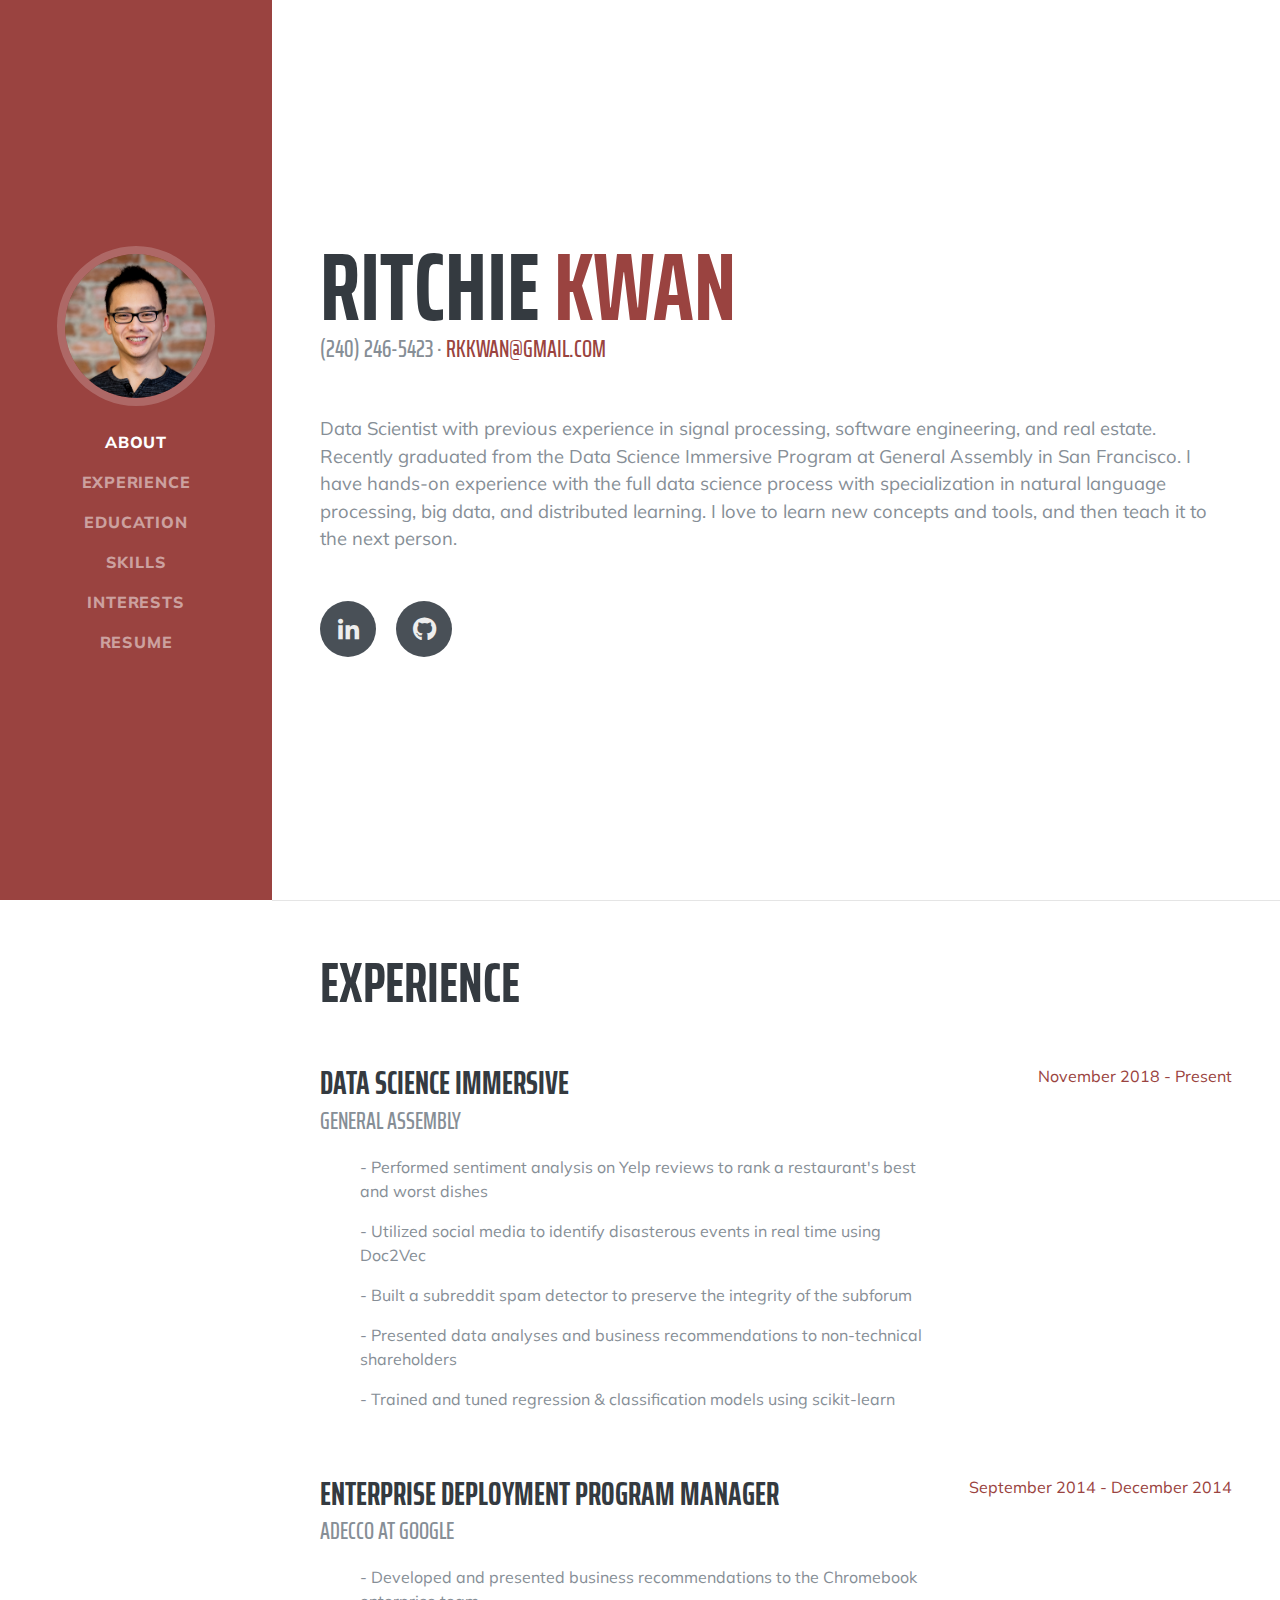
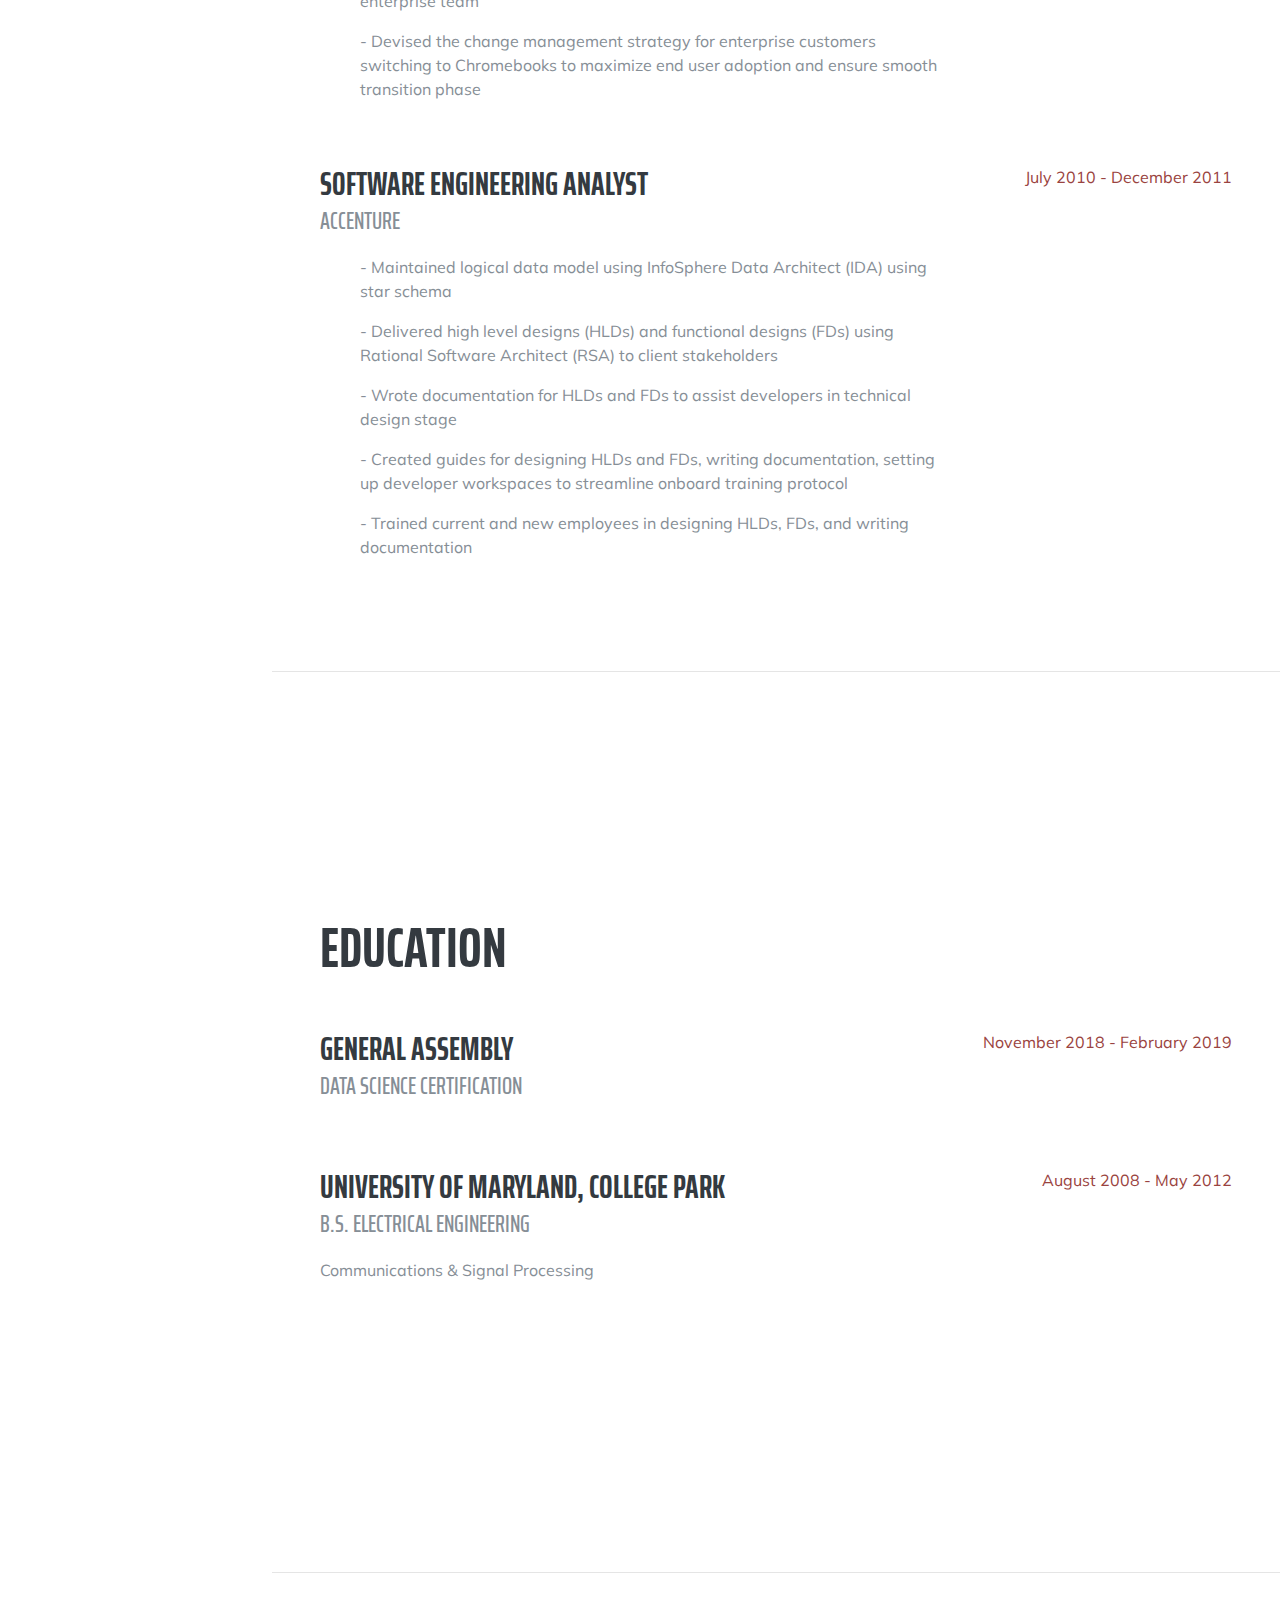
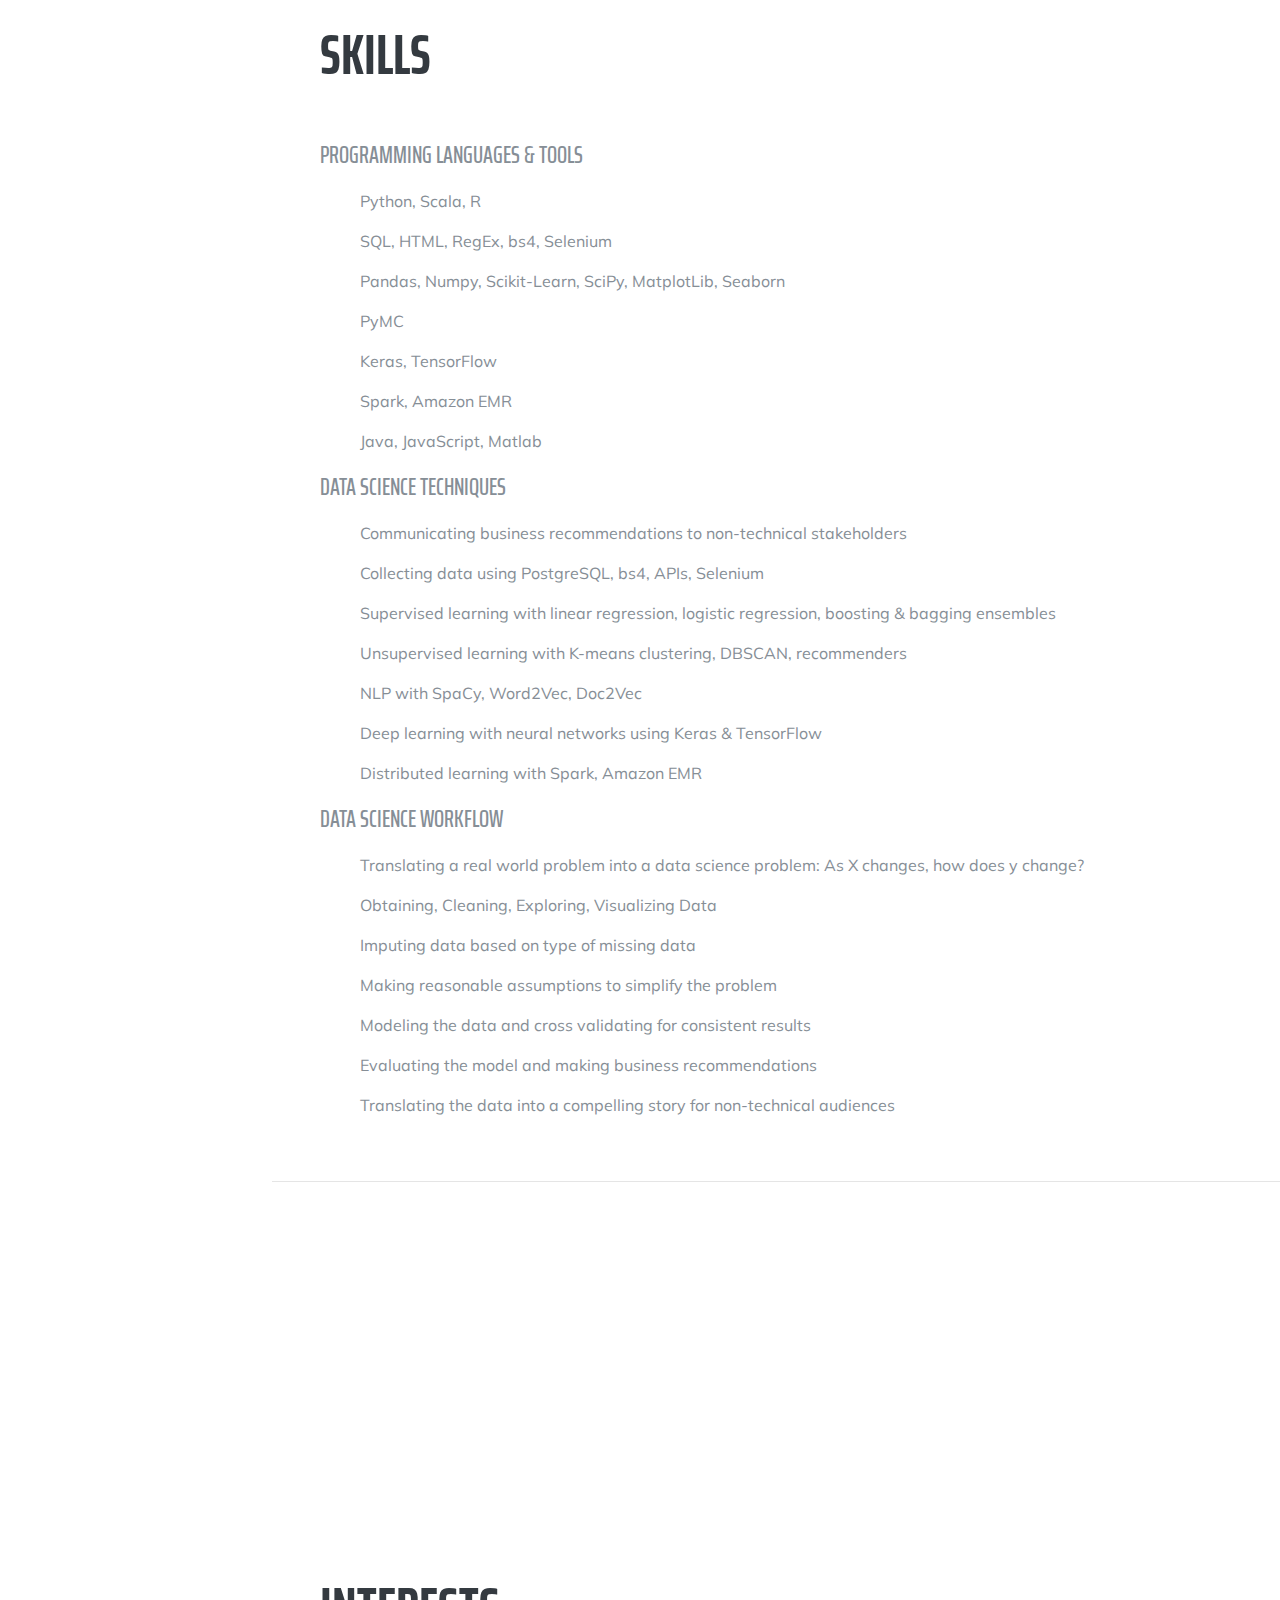
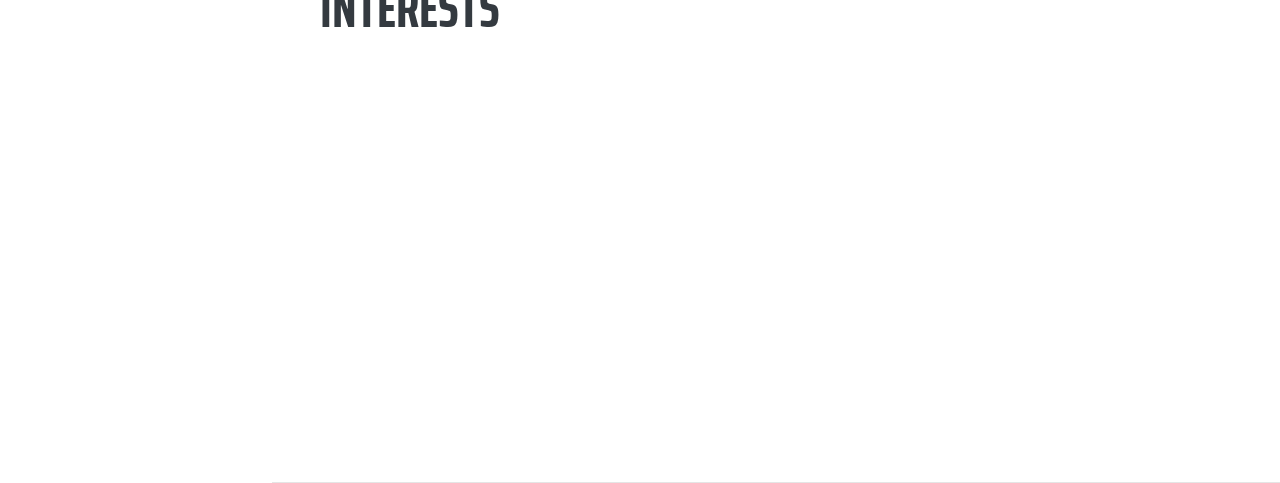
<file: index.html>
<!DOCTYPE html>
<html lang="en">

<head>

    <meta charset="utf-8">
    <meta name="viewport" content="width=device-width, initial-scale=1, shrink-to-fit=no">
    <meta name="description" content="">
    <meta name="author" content="">

    <title>Ritchie Kwan | Data Scientist</title>

    <link rel="icon" href="img/favicon.png">

    <!-- Bootstrap core CSS -->
    <link href="vendor/bootstrap/css/bootstrap.min.css" rel="stylesheet">

    <!-- Custom fonts for this template -->
    <link href="https://fonts.googleapis.com/css?family=Saira+Extra+Condensed:500,700" rel="stylesheet">
    <link href="https://fonts.googleapis.com/css?family=Muli:400,400i,800,800i" rel="stylesheet">
    <link href="vendor/fontawesome-free/css/all.min.css" rel="stylesheet">

    <!-- Custom styles for this template -->
    <link href="css/resume.min.css" rel="stylesheet">

</head>

<body id="page-top">

    <nav class="navbar navbar-expand-lg navbar-dark bg-primary fixed-top" id="sideNav">
        <a class="navbar-brand js-scroll-trigger" href="#page-top">
            <span class="d-block d-lg-none">Ritchie Kwan</span>
            <span class="d-none d-lg-block">
                <img class="img-fluid img-profile rounded-circle mx-auto mb-2" src="img/profile.png" alt="">
            </span>
        </a>
        <button class="navbar-toggler" type="button" data-toggle="collapse" data-target="#navbarSupportedContent" aria-controls="navbarSupportedContent" aria-expanded="false" aria-label="Toggle navigation">
            <span class="navbar-toggler-icon"></span>
        </button>
        <div class="collapse navbar-collapse" id="navbarSupportedContent">
            <ul class="navbar-nav">
                <li class="nav-item">
                    <a class="nav-link js-scroll-trigger" href="#about">About</a>
                </li>
                <li class="nav-item">
                    <a class="nav-link js-scroll-trigger" href="#experience">Experience</a>
                </li>
                <li class="nav-item">
                    <a class="nav-link js-scroll-trigger" href="#education">Education</a>
                </li>
                <li class="nav-item">
                    <a class="nav-link js-scroll-trigger" href="#skills">Skills</a>
                </li>
                <li class="nav-item">
                    <a class="nav-link js-scroll-trigger" href="#interests">Interests</a>
                </li>
                <!-- <li class="nav-item">
                    <a class="nav-link js-scroll-trigger" href="#awards">Awards</a>
                </li> -->
                <li class="nav-item">
                    <a class="nav-link js-scroll-trigger" href="resume.html">Resume</a>
                </li>
            </ul>
        </div>
    </nav>

    <div class="container-fluid p-0">

        <section class="resume-section p-3 p-lg-5 d-flex d-column" id="about">
            <div class="my-auto">
                <h1 class="mb-0">Ritchie
                    <span class="text-primary">Kwan</span>
                </h1>
                <div class="subheading mb-5">(240) 246-5423 ·
                    <a href="mailto:rkkwan@gmail.com">rkkwan@gmail.com</a>
                </div>
                <p class="lead mb-5">Data Scientist with previous experience in signal processing, software engineering, and real estate. Recently graduated from the Data Science Immersive Program at General Assembly in San Francisco. I have hands-on experience with the full data science process with specialization in natural language processing, big data, and distributed learning. I love to learn new concepts and tools, and then teach it to the next person.</p>
                <div class="social-icons">
                    <a href="https://linkedin.com/in/ritchiekwan/">
                        <i class="fab fa-linkedin-in"></i>
                    </a>
                    <a href="http://github.com/rkkwan">
                        <i class="fab fa-github"></i>
                    </a>
                    <!-- <a href="#">
                        <i class="fab fa-twitter"></i>
                    </a>
                    <a href="#">
                        <i class="fab fa-facebook-f"></i>
                    </a> -->
                </div>
            </div>
        </section>

        <hr class="m-0">

        <!-- EXPERIENCE -->
        <section class="resume-section p-3 p-lg-5 d-flex flex-column" id="experience">
            <div class="my-auto">
                <h2 class="mb-5">Experience</h2>

                <div class="resume-item d-flex flex-column flex-md-row mb-5">
                    <div class="resume-content mr-auto">
                        <h3 class="mb-0">Data Science Immersive</h3>
                        <div class="subheading mb-3">General Assembly</div>
                        <ul>- Performed sentiment analysis on Yelp reviews to rank a restaurant's best and worst dishes</ul>
                        <ul>- Utilized social media to identify disasterous events in real time using Doc2Vec</ul>
                        <ul>- Built a subreddit spam detector to preserve the integrity of the subforum</ul>
                        <ul>- Presented data analyses and business recommendations to non-technical shareholders</ul>
                        <ul>- Trained and tuned regression & classification models using scikit-learn</ul>
                    </div>
                    <div class="resume-date text-md-right">
                        <span class="text-primary">November 2018 - Present</span>
                    </div>
                </div>

                <!-- <div class="resume-item d-flex flex-column flex-md-row mb-5">
            <div class="resume-content mr-auto">
              <h3 class="mb-0">Realtor</h3>
              <div class="subheading mb-3">Evergreen Properties</div>
              <ul>
                  - Buyer's agent and rental manager
              </ul>
              <ul>
                  - Prepared contracts and coordinated the sale and lease of single-family homes
              </ul>
              <ul>
                  - Licensed in the state of Maryland
              </ul>
            </div>
            <div class="resume-date text-md-right">
              <span class="text-primary">October 2016 - Present</span>
            </div>
          </div> -->

                <div class="resume-item d-flex flex-column flex-md-row mb-5">
                    <div class="resume-content mr-auto">
                        <h3 class="mb-0">Enterprise Deployment Program Manager</h3>
                        <div class="subheading mb-3">Adecco at Google</div>
                        <ul>- Developed and presented business recommendations to the Chromebook enterprise team</ul>
                        <ul>- Devised the change management strategy for enterprise customers switching to Chromebooks to maximize end user adoption and ensure smooth transition phase</ul>
                    </div>
                    <div class="resume-date text-md-right">
                        <span class="text-primary">September 2014 - December 2014</span>
                    </div>
                </div>

                <div class="resume-item d-flex flex-column flex-md-row mb-5">
                    <div class="resume-content mr-auto">
                        <h3 class="mb-0">Software Engineering Analyst</h3>
                        <div class="subheading mb-3">Accenture</div>
                        <ul>- Maintained logical data model using InfoSphere Data Architect (IDA) using star schema</ul>
                        <ul>- Delivered high level designs (HLDs) and functional designs (FDs) using Rational Software Architect (RSA) to client stakeholders</ul>
                        <ul>- Wrote documentation for HLDs and FDs to assist developers in technical design stage</ul>
                        <ul>- Created guides for designing HLDs and FDs, writing documentation, setting up developer workspaces to streamline onboard training protocol</ul>
                        <ul>- Trained current and new employees in designing HLDs, FDs, and writing documentation</ul>
                    </div>
                    <div class="resume-date text-md-right">
                        <span class="text-primary">July 2010 - December 2011</span>
                    </div>
                </div>
                <!--
          <div class="resume-item d-flex flex-column flex-md-row">
            <div class="resume-content mr-auto">
              <h3 class="mb-0">Web Design Intern</h3>
              <div class="subheading mb-3">Shout! Media Productions</div>
              <p>Collaboratively administrate empowered markets via plug-and-play networks. Dynamically procrastinate B2C users after installed base benefits. Dramatically visualize customer directed convergence without revolutionary ROI.</p>
            </div>
            <div class="resume-date text-md-right">
              <span class="text-primary">September 2008 - June 2010</span>
            </div>
          </div>
-->
            </div>
        </section>

        <hr class="m-0">

        <!-- EDUCATION -->
        <section class="resume-section p-3 p-lg-5 d-flex flex-column" id="education">
            <div class="my-auto">
                <h2 class="mb-5">Education</h2>
                <div class="resume-item d-flex flex-column flex-md-row mb-5">
                    <div class="resume-content mr-auto">
                        <h3 class="mb-0">General Assembly</h3>
                        <div class="subheading mb-3">Data Science Certification</div>
                    </div>
                    <div class="resume-date text-md-right">
                        <span class="text-primary">November 2018 - February 2019</span>
                    </div>
                </div>

                <div class="resume-item d-flex flex-column flex-md-row mb-5">
                    <div class="resume-content mr-auto">
                        <h3 class="mb-0">University of Maryland, College Park</h3>
                        <div class="subheading mb-3">B.S. Electrical Engineering</div>
                        <div>Communications & Signal Processing</div>
                    </div>
                    <div class="resume-date text-md-right">
                        <span class="text-primary">August 2008 - May 2012</span>
                    </div>
                </div>
            </div>
        </section>

        <hr class="m-0">

        <section class="resume-section p-3 p-lg-5 d-flex flex-column" id="skills">
            <div class="my-auto">
                <h2 class="mb-5">Skills</h2>

                <div class="subheading mb-3">Programming Languages &amp; Tools</div>
                <ul>Python, Scala, R</ul>
                <ul>SQL, HTML, RegEx, bs4, Selenium</ul>
                <ul>Pandas, Numpy, Scikit-Learn, SciPy, MatplotLib, Seaborn</ul>
                <ul>PyMC</ul>
                <ul>Keras, TensorFlow</ul>
                <ul>Spark, Amazon EMR</ul>
                <ul>Java, JavaScript, Matlab</ul>
                <ul></ul>

                <div class="subheading mb-3">Data Science Techniques</div>
                <ul>Communicating business recommendations to non-technical stakeholders</ul>
                <ul>Collecting data using PostgreSQL, bs4, APIs, Selenium</ul>
                <ul>Supervised learning with linear regression, logistic regression, boosting & bagging ensembles</ul>
                <ul>Unsupervised learning with K-means clustering, DBSCAN, recommenders</ul>
                <ul>NLP with SpaCy, Word2Vec, Doc2Vec</ul>
                <ul>Deep learning with neural networks using Keras & TensorFlow</ul>
                <ul>Distributed learning with Spark, Amazon EMR</ul>

                <div class="subheading mb-3">Data Science Workflow</div>
                <ul>Translating a real world problem into a data science problem: As X changes, how does y change? </ul>
                <ul>Obtaining, Cleaning, Exploring, Visualizing Data</ul>
                <ul>Imputing data based on type of missing data</ul>
                <ul>Making reasonable assumptions to simplify the problem</ul>
                <ul>Modeling the data and cross validating for consistent results</ul>
                <ul>Evaluating the model and making business recommendations</ul>
                <ul>Translating the data into a compelling story for non-technical audiences</ul>

            </div>
        </section>

        <hr class="m-0">

        <section class="resume-section p-3 p-lg-5 d-flex flex-column" id="interests">
            <div class="my-auto">
                <h2 class="mb-5">Interests</h2>
                <!-- <p>Apart from being a web developer, I enjoy most of my time being outdoors. In the winter, I am an avid skier and novice ice climber. During the warmer months here in Colorado, I enjoy mountain biking, free climbing, and kayaking.</p>
          <p class="mb-0">When forced indoors, I follow a number of sci-fi and fantasy genre movies and television shows, I am an aspiring chef, and I spend a large amount of my free time exploring the latest technology advancements in the front-end web development world.</p> -->
            </div>
        </section>

        <hr class="m-0">

        <!-- <section class="resume-section p-3 p-lg-5 d-flex flex-column" id="awards">
            <div class="my-auto">
                <h2 class="mb-5">Awards &amp; Certifications</h2>
                <ul class="fa-ul mb-0">
                    <li>
              <i class="fa-li fa fa-trophy text-warning"></i>
              Google Analytics Certified Developer</li>
            <li>
              <i class="fa-li fa fa-trophy text-warning"></i>
              Mobile Web Specialist - Google Certification</li>
            <li>
              <i class="fa-li fa fa-trophy text-warning"></i>
              1<sup>st</sup>
              Place - University of Colorado Boulder - Emerging Tech Competition 2009</li>
            <li>
              <i class="fa-li fa fa-trophy text-warning"></i>
              1<sup>st</sup>
              Place - University of Colorado Boulder - Adobe Creative Jam 2008 (UI Design Category)</li>
            <li>
              <i class="fa-li fa fa-trophy text-warning"></i>
              2<sup>nd</sup>
              Place - University of Colorado Boulder - Emerging Tech Competition 2008</li>
            <li>
              <i class="fa-li fa fa-trophy text-warning"></i>
              1<sup>st</sup>
              Place - James Buchanan High School - Hackathon 2006</li>
            <li>
              <i class="fa-li fa fa-trophy text-warning"></i>
              3<sup>rd</sup>
              Place - James Buchanan High School - Hackathon 2005</li>
                </ul>
            </div>
        </section> -->

    </div>

    <!-- Bootstrap core JavaScript -->
    <script src="vendor/jquery/jquery.min.js"></script>
    <script src="vendor/bootstrap/js/bootstrap.bundle.min.js"></script>

    <!-- Plugin JavaScript -->
    <script src="vendor/jquery-easing/jquery.easing.min.js"></script>

    <!-- Custom scripts for this template -->
    <script src="js/resume.min.js"></script>

</body>

</html>
</file>
<file: vendor/fontawesome-free/css/all.min.css>
/*!
 * Font Awesome Free 5.3.1 by @fontawesome - https://fontawesome.com
 * License - https://fontawesome.com/license/free (Icons: CC BY 4.0, Fonts: SIL OFL 1.1, Code: MIT License)
 */
.fa,.fab,.fal,.far,.fas{-moz-osx-font-smoothing:grayscale;-webkit-font-smoothing:antialiased;display:inline-block;font-style:normal;font-variant:normal;text-rendering:auto;line-height:1}.fa-lg{font-size:1.33333em;line-height:.75em;vertical-align:-.0667em}.fa-xs{font-size:.75em}.fa-sm{font-size:.875em}.fa-1x{font-size:1em}.fa-2x{font-size:2em}.fa-3x{font-size:3em}.fa-4x{font-size:4em}.fa-5x{font-size:5em}.fa-6x{font-size:6em}.fa-7x{font-size:7em}.fa-8x{font-size:8em}.fa-9x{font-size:9em}.fa-10x{font-size:10em}.fa-fw{text-align:center;width:1.25em}.fa-ul{list-style-type:none;margin-left:2.5em;padding-left:0}.fa-ul>li{position:relative}.fa-li{left:-2em;position:absolute;text-align:center;width:2em;line-height:inherit}.fa-border{border:.08em solid #eee;border-radius:.1em;padding:.2em .25em .15em}.fa-pull-left{float:left}.fa-pull-right{float:right}.fa.fa-pull-left,.fab.fa-pull-left,.fal.fa-pull-left,.far.fa-pull-left,.fas.fa-pull-left{margin-right:.3em}.fa.fa-pull-right,.fab.fa-pull-right,.fal.fa-pull-right,.far.fa-pull-right,.fas.fa-pull-right{margin-left:.3em}.fa-spin{animation:fa-spin 2s infinite linear}.fa-pulse{animation:fa-spin 1s infinite steps(8)}@keyframes fa-spin{0%{transform:rotate(0deg)}to{transform:rotate(1turn)}}.fa-rotate-90{-ms-filter:"progid:DXImageTransform.Microsoft.BasicImage(rotation=1)";transform:rotate(90deg)}.fa-rotate-180{-ms-filter:"progid:DXImageTransform.Microsoft.BasicImage(rotation=2)";transform:rotate(180deg)}.fa-rotate-270{-ms-filter:"progid:DXImageTransform.Microsoft.BasicImage(rotation=3)";transform:rotate(270deg)}.fa-flip-horizontal{-ms-filter:"progid:DXImageTransform.Microsoft.BasicImage(rotation=0, mirror=1)";transform:scaleX(-1)}.fa-flip-vertical{transform:scaleY(-1)}.fa-flip-horizontal.fa-flip-vertical,.fa-flip-vertical{-ms-filter:"progid:DXImageTransform.Microsoft.BasicImage(rotation=2, mirror=1)"}.fa-flip-horizontal.fa-flip-vertical{transform:scale(-1)}:root .fa-flip-horizontal,:root .fa-flip-vertical,:root .fa-rotate-90,:root .fa-rotate-180,:root .fa-rotate-270{-webkit-filter:none;filter:none}.fa-stack{display:inline-block;height:2em;line-height:2em;position:relative;vertical-align:middle;width:2em}.fa-stack-1x,.fa-stack-2x{left:0;position:absolute;text-align:center;width:100%}.fa-stack-1x{line-height:inherit}.fa-stack-2x{font-size:2em}.fa-inverse{color:#fff}.fa-500px:before{content:"\f26e"}.fa-accessible-icon:before{content:"\f368"}.fa-accusoft:before{content:"\f369"}.fa-ad:before{content:"\f641"}.fa-address-book:before{content:"\f2b9"}.fa-address-card:before{content:"\f2bb"}.fa-adjust:before{content:"\f042"}.fa-adn:before{content:"\f170"}.fa-adversal:before{content:"\f36a"}.fa-affiliatetheme:before{content:"\f36b"}.fa-air-freshener:before{content:"\f5d0"}.fa-algolia:before{content:"\f36c"}.fa-align-center:before{content:"\f037"}.fa-align-justify:before{content:"\f039"}.fa-align-left:before{content:"\f036"}.fa-align-right:before{content:"\f038"}.fa-alipay:before{content:"\f642"}.fa-allergies:before{content:"\f461"}.fa-amazon:before{content:"\f270"}.fa-amazon-pay:before{content:"\f42c"}.fa-ambulance:before{content:"\f0f9"}.fa-american-sign-language-interpreting:before{content:"\f2a3"}.fa-amilia:before{content:"\f36d"}.fa-anchor:before{content:"\f13d"}.fa-android:before{content:"\f17b"}.fa-angellist:before{content:"\f209"}.fa-angle-double-down:before{content:"\f103"}.fa-angle-double-left:before{content:"\f100"}.fa-angle-double-right:before{content:"\f101"}.fa-angle-double-up:before{content:"\f102"}.fa-angle-down:before{content:"\f107"}.fa-angle-left:before{content:"\f104"}.fa-angle-right:before{content:"\f105"}.fa-angle-up:before{content:"\f106"}.fa-angry:before{content:"\f556"}.fa-angrycreative:before{content:"\f36e"}.fa-angular:before{content:"\f420"}.fa-ankh:before{content:"\f644"}.fa-app-store:before{content:"\f36f"}.fa-app-store-ios:before{content:"\f370"}.fa-apper:before{content:"\f371"}.fa-apple:before{content:"\f179"}.fa-apple-alt:before{content:"\f5d1"}.fa-apple-pay:before{content:"\f415"}.fa-archive:before{content:"\f187"}.fa-archway:before{content:"\f557"}.fa-arrow-alt-circle-down:before{content:"\f358"}.fa-arrow-alt-circle-left:before{content:"\f359"}.fa-arrow-alt-circle-right:before{content:"\f35a"}.fa-arrow-alt-circle-up:before{content:"\f35b"}.fa-arrow-circle-down:before{content:"\f0ab"}.fa-arrow-circle-left:before{content:"\f0a8"}.fa-arrow-circle-right:before{content:"\f0a9"}.fa-arrow-circle-up:before{content:"\f0aa"}.fa-arrow-down:before{content:"\f063"}.fa-arrow-left:before{content:"\f060"}.fa-arrow-right:before{content:"\f061"}.fa-arrow-up:before{content:"\f062"}.fa-arrows-alt:before{content:"\f0b2"}.fa-arrows-alt-h:before{content:"\f337"}.fa-arrows-alt-v:before{content:"\f338"}.fa-assistive-listening-systems:before{content:"\f2a2"}.fa-asterisk:before{content:"\f069"}.fa-asymmetrik:before{content:"\f372"}.fa-at:before{content:"\f1fa"}.fa-atlas:before{content:"\f558"}.fa-atom:before{content:"\f5d2"}.fa-audible:before{content:"\f373"}.fa-audio-description:before{content:"\f29e"}.fa-autoprefixer:before{content:"\f41c"}.fa-avianex:before{content:"\f374"}.fa-aviato:before{content:"\f421"}.fa-award:before{content:"\f559"}.fa-aws:before{content:"\f375"}.fa-backspace:before{content:"\f55a"}.fa-backward:before{content:"\f04a"}.fa-balance-scale:before{content:"\f24e"}.fa-ban:before{content:"\f05e"}.fa-band-aid:before{content:"\f462"}.fa-bandcamp:before{content:"\f2d5"}.fa-barcode:before{content:"\f02a"}.fa-bars:before{content:"\f0c9"}.fa-baseball-ball:before{content:"\f433"}.fa-basketball-ball:before{content:"\f434"}.fa-bath:before{content:"\f2cd"}.fa-battery-empty:before{content:"\f244"}.fa-battery-full:before{content:"\f240"}.fa-battery-half:before{content:"\f242"}.fa-battery-quarter:before{content:"\f243"}.fa-battery-three-quarters:before{content:"\f241"}.fa-bed:before{content:"\f236"}.fa-beer:before{content:"\f0fc"}.fa-behance:before{content:"\f1b4"}.fa-behance-square:before{content:"\f1b5"}.fa-bell:before{content:"\f0f3"}.fa-bell-slash:before{content:"\f1f6"}.fa-bezier-curve:before{content:"\f55b"}.fa-bible:before{content:"\f647"}.fa-bicycle:before{content:"\f206"}.fa-bimobject:before{content:"\f378"}.fa-binoculars:before{content:"\f1e5"}.fa-birthday-cake:before{content:"\f1fd"}.fa-bitbucket:before{content:"\f171"}.fa-bitcoin:before{content:"\f379"}.fa-bity:before{content:"\f37a"}.fa-black-tie:before{content:"\f27e"}.fa-blackberry:before{content:"\f37b"}.fa-blender:before{content:"\f517"}.fa-blind:before{content:"\f29d"}.fa-blogger:before{content:"\f37c"}.fa-blogger-b:before{content:"\f37d"}.fa-bluetooth:before{content:"\f293"}.fa-bluetooth-b:before{content:"\f294"}.fa-bold:before{content:"\f032"}.fa-bolt:before{content:"\f0e7"}.fa-bomb:before{content:"\f1e2"}.fa-bone:before{content:"\f5d7"}.fa-bong:before{content:"\f55c"}.fa-book:before{content:"\f02d"}.fa-book-open:before{content:"\f518"}.fa-book-reader:before{content:"\f5da"}.fa-bookmark:before{content:"\f02e"}.fa-bowling-ball:before{content:"\f436"}.fa-box:before{content:"\f466"}.fa-box-open:before{content:"\f49e"}.fa-boxes:before{content:"\f468"}.fa-braille:before{content:"\f2a1"}.fa-brain:before{content:"\f5dc"}.fa-briefcase:before{content:"\f0b1"}.fa-briefcase-medical:before{content:"\f469"}.fa-broadcast-tower:before{content:"\f519"}.fa-broom:before{content:"\f51a"}.fa-brush:before{content:"\f55d"}.fa-btc:before{content:"\f15a"}.fa-bug:before{content:"\f188"}.fa-building:before{content:"\f1ad"}.fa-bullhorn:before{content:"\f0a1"}.fa-bullseye:before{content:"\f140"}.fa-burn:before{content:"\f46a"}.fa-buromobelexperte:before{content:"\f37f"}.fa-bus:before{content:"\f207"}.fa-bus-alt:before{content:"\f55e"}.fa-business-time:before{content:"\f64a"}.fa-buysellads:before{content:"\f20d"}.fa-calculator:before{content:"\f1ec"}.fa-calendar:before{content:"\f133"}.fa-calendar-alt:before{content:"\f073"}.fa-calendar-check:before{content:"\f274"}.fa-calendar-minus:before{content:"\f272"}.fa-calendar-plus:before{content:"\f271"}.fa-calendar-times:before{content:"\f273"}.fa-camera:before{content:"\f030"}.fa-camera-retro:before{content:"\f083"}.fa-cannabis:before{content:"\f55f"}.fa-capsules:before{content:"\f46b"}.fa-car:before{content:"\f1b9"}.fa-car-alt:before{content:"\f5de"}.fa-car-battery:before{content:"\f5df"}.fa-car-crash:before{content:"\f5e1"}.fa-car-side:before{content:"\f5e4"}.fa-caret-down:before{content:"\f0d7"}.fa-caret-left:before{content:"\f0d9"}.fa-caret-right:before{content:"\f0da"}.fa-caret-square-down:before{content:"\f150"}.fa-caret-square-left:before{content:"\f191"}.fa-caret-square-right:before{content:"\f152"}.fa-caret-square-up:before{content:"\f151"}.fa-caret-up:before{content:"\f0d8"}.fa-cart-arrow-down:before{content:"\f218"}.fa-cart-plus:before{content:"\f217"}.fa-cc-amazon-pay:before{content:"\f42d"}.fa-cc-amex:before{content:"\f1f3"}.fa-cc-apple-pay:before{content:"\f416"}.fa-cc-diners-club:before{content:"\f24c"}.fa-cc-discover:before{content:"\f1f2"}.fa-cc-jcb:before{content:"\f24b"}.fa-cc-mastercard:before{content:"\f1f1"}.fa-cc-paypal:before{content:"\f1f4"}.fa-cc-stripe:before{content:"\f1f5"}.fa-cc-visa:before{content:"\f1f0"}.fa-centercode:before{content:"\f380"}.fa-certificate:before{content:"\f0a3"}.fa-chalkboard:before{content:"\f51b"}.fa-chalkboard-teacher:before{content:"\f51c"}.fa-charging-station:before{content:"\f5e7"}.fa-chart-area:before{content:"\f1fe"}.fa-chart-bar:before{content:"\f080"}.fa-chart-line:before{content:"\f201"}.fa-chart-pie:before{content:"\f200"}.fa-check:before{content:"\f00c"}.fa-check-circle:before{content:"\f058"}.fa-check-double:before{content:"\f560"}.fa-check-square:before{content:"\f14a"}.fa-chess:before{content:"\f439"}.fa-chess-bishop:before{content:"\f43a"}.fa-chess-board:before{content:"\f43c"}.fa-chess-king:before{content:"\f43f"}.fa-chess-knight:before{content:"\f441"}.fa-chess-pawn:before{content:"\f443"}.fa-chess-queen:before{content:"\f445"}.fa-chess-rook:before{content:"\f447"}.fa-chevron-circle-down:before{content:"\f13a"}.fa-chevron-circle-left:before{content:"\f137"}.fa-chevron-circle-right:before{content:"\f138"}.fa-chevron-circle-up:before{content:"\f139"}.fa-chevron-down:before{content:"\f078"}.fa-chevron-left:before{content:"\f053"}.fa-chevron-right:before{content:"\f054"}.fa-chevron-up:before{content:"\f077"}.fa-child:before{content:"\f1ae"}.fa-chrome:before{content:"\f268"}.fa-church:before{content:"\f51d"}.fa-circle:before{content:"\f111"}.fa-circle-notch:before{content:"\f1ce"}.fa-city:before{content:"\f64f"}.fa-clipboard:before{content:"\f328"}.fa-clipboard-check:before{content:"\f46c"}.fa-clipboard-list:before{content:"\f46d"}.fa-clock:before{content:"\f017"}.fa-clone:before{content:"\f24d"}.fa-closed-captioning:before{content:"\f20a"}.fa-cloud:before{content:"\f0c2"}.fa-cloud-download-alt:before{content:"\f381"}.fa-cloud-upload-alt:before{content:"\f382"}.fa-cloudscale:before{content:"\f383"}.fa-cloudsmith:before{content:"\f384"}.fa-cloudversify:before{content:"\f385"}.fa-cocktail:before{content:"\f561"}.fa-code:before{content:"\f121"}.fa-code-branch:before{content:"\f126"}.fa-codepen:before{content:"\f1cb"}.fa-codiepie:before{content:"\f284"}.fa-coffee:before{content:"\f0f4"}.fa-cog:before{content:"\f013"}.fa-cogs:before{content:"\f085"}.fa-coins:before{content:"\f51e"}.fa-columns:before{content:"\f0db"}.fa-comment:before{content:"\f075"}.fa-comment-alt:before{content:"\f27a"}.fa-comment-dollar:before{content:"\f651"}.fa-comment-dots:before{content:"\f4ad"}.fa-comment-slash:before{content:"\f4b3"}.fa-comments:before{content:"\f086"}.fa-comments-dollar:before{content:"\f653"}.fa-compact-disc:before{content:"\f51f"}.fa-compass:before{content:"\f14e"}.fa-compress:before{content:"\f066"}.fa-concierge-bell:before{content:"\f562"}.fa-connectdevelop:before{content:"\f20e"}.fa-contao:before{content:"\f26d"}.fa-cookie:before{content:"\f563"}.fa-cookie-bite:before{content:"\f564"}.fa-copy:before{content:"\f0c5"}.fa-copyright:before{content:"\f1f9"}.fa-couch:before{content:"\f4b8"}.fa-cpanel:before{content:"\f388"}.fa-creative-commons:before{content:"\f25e"}.fa-creative-commons-by:before{content:"\f4e7"}.fa-creative-commons-nc:before{content:"\f4e8"}.fa-creative-commons-nc-eu:before{content:"\f4e9"}.fa-creative-commons-nc-jp:before{content:"\f4ea"}.fa-creative-commons-nd:before{content:"\f4eb"}.fa-creative-commons-pd:before{content:"\f4ec"}.fa-creative-commons-pd-alt:before{content:"\f4ed"}.fa-creative-commons-remix:before{content:"\f4ee"}.fa-creative-commons-sa:before{content:"\f4ef"}.fa-creative-commons-sampling:before{content:"\f4f0"}.fa-creative-commons-sampling-plus:before{content:"\f4f1"}.fa-creative-commons-share:before{content:"\f4f2"}.fa-credit-card:before{content:"\f09d"}.fa-crop:before{content:"\f125"}.fa-crop-alt:before{content:"\f565"}.fa-cross:before{content:"\f654"}.fa-crosshairs:before{content:"\f05b"}.fa-crow:before{content:"\f520"}.fa-crown:before{content:"\f521"}.fa-css3:before{content:"\f13c"}.fa-css3-alt:before{content:"\f38b"}.fa-cube:before{content:"\f1b2"}.fa-cubes:before{content:"\f1b3"}.fa-cut:before{content:"\f0c4"}.fa-cuttlefish:before{content:"\f38c"}.fa-d-and-d:before{content:"\f38d"}.fa-dashcube:before{content:"\f210"}.fa-database:before{content:"\f1c0"}.fa-deaf:before{content:"\f2a4"}.fa-delicious:before{content:"\f1a5"}.fa-deploydog:before{content:"\f38e"}.fa-deskpro:before{content:"\f38f"}.fa-desktop:before{content:"\f108"}.fa-deviantart:before{content:"\f1bd"}.fa-dharmachakra:before{content:"\f655"}.fa-diagnoses:before{content:"\f470"}.fa-dice:before{content:"\f522"}.fa-dice-five:before{content:"\f523"}.fa-dice-four:before{content:"\f524"}.fa-dice-one:before{content:"\f525"}.fa-dice-six:before{content:"\f526"}.fa-dice-three:before{content:"\f527"}.fa-dice-two:before{content:"\f528"}.fa-digg:before{content:"\f1a6"}.fa-digital-ocean:before{content:"\f391"}.fa-digital-tachograph:before{content:"\f566"}.fa-directions:before{content:"\f5eb"}.fa-discord:before{content:"\f392"}.fa-discourse:before{content:"\f393"}.fa-divide:before{content:"\f529"}.fa-dizzy:before{content:"\f567"}.fa-dna:before{content:"\f471"}.fa-dochub:before{content:"\f394"}.fa-docker:before{content:"\f395"}.fa-dollar-sign:before{content:"\f155"}.fa-dolly:before{content:"\f472"}.fa-dolly-flatbed:before{content:"\f474"}.fa-donate:before{content:"\f4b9"}.fa-door-closed:before{content:"\f52a"}.fa-door-open:before{content:"\f52b"}.fa-dot-circle:before{content:"\f192"}.fa-dove:before{content:"\f4ba"}.fa-download:before{content:"\f019"}.fa-draft2digital:before{content:"\f396"}.fa-drafting-compass:before{content:"\f568"}.fa-draw-polygon:before{content:"\f5ee"}.fa-dribbble:before{content:"\f17d"}.fa-dribbble-square:before{content:"\f397"}.fa-dropbox:before{content:"\f16b"}.fa-drum:before{content:"\f569"}.fa-drum-steelpan:before{content:"\f56a"}.fa-drupal:before{content:"\f1a9"}.fa-dumbbell:before{content:"\f44b"}.fa-dyalog:before{content:"\f399"}.fa-earlybirds:before{content:"\f39a"}.fa-ebay:before{content:"\f4f4"}.fa-edge:before{content:"\f282"}.fa-edit:before{content:"\f044"}.fa-eject:before{content:"\f052"}.fa-elementor:before{content:"\f430"}.fa-ellipsis-h:before{content:"\f141"}.fa-ellipsis-v:before{content:"\f142"}.fa-ello:before{content:"\f5f1"}.fa-ember:before{content:"\f423"}.fa-empire:before{content:"\f1d1"}.fa-envelope:before{content:"\f0e0"}.fa-envelope-open:before{content:"\f2b6"}.fa-envelope-open-text:before{content:"\f658"}.fa-envelope-square:before{content:"\f199"}.fa-envira:before{content:"\f299"}.fa-equals:before{content:"\f52c"}.fa-eraser:before{content:"\f12d"}.fa-erlang:before{content:"\f39d"}.fa-ethereum:before{content:"\f42e"}.fa-etsy:before{content:"\f2d7"}.fa-euro-sign:before{content:"\f153"}.fa-exchange-alt:before{content:"\f362"}.fa-exclamation:before{content:"\f12a"}.fa-exclamation-circle:before{content:"\f06a"}.fa-exclamation-triangle:before{content:"\f071"}.fa-expand:before{content:"\f065"}.fa-expand-arrows-alt:before{content:"\f31e"}.fa-expeditedssl:before{content:"\f23e"}.fa-external-link-alt:before{content:"\f35d"}.fa-external-link-square-alt:before{content:"\f360"}.fa-eye:before{content:"\f06e"}.fa-eye-dropper:before{content:"\f1fb"}.fa-eye-slash:before{content:"\f070"}.fa-facebook:before{content:"\f09a"}.fa-facebook-f:before{content:"\f39e"}.fa-facebook-messenger:before{content:"\f39f"}.fa-facebook-square:before{content:"\f082"}.fa-fast-backward:before{content:"\f049"}.fa-fast-forward:before{content:"\f050"}.fa-fax:before{content:"\f1ac"}.fa-feather:before{content:"\f52d"}.fa-feather-alt:before{content:"\f56b"}.fa-female:before{content:"\f182"}.fa-fighter-jet:before{content:"\f0fb"}.fa-file:before{content:"\f15b"}.fa-file-alt:before{content:"\f15c"}.fa-file-archive:before{content:"\f1c6"}.fa-file-audio:before{content:"\f1c7"}.fa-file-code:before{content:"\f1c9"}.fa-file-contract:before{content:"\f56c"}.fa-file-download:before{content:"\f56d"}.fa-file-excel:before{content:"\f1c3"}.fa-file-export:before{content:"\f56e"}.fa-file-image:before{content:"\f1c5"}.fa-file-import:before{content:"\f56f"}.fa-file-invoice:before{content:"\f570"}.fa-file-invoice-dollar:before{content:"\f571"}.fa-file-medical:before{content:"\f477"}.fa-file-medical-alt:before{content:"\f478"}.fa-file-pdf:before{content:"\f1c1"}.fa-file-powerpoint:before{content:"\f1c4"}.fa-file-prescription:before{content:"\f572"}.fa-file-signature:before{content:"\f573"}.fa-file-upload:before{content:"\f574"}.fa-file-video:before{content:"\f1c8"}.fa-file-word:before{content:"\f1c2"}.fa-fill:before{content:"\f575"}.fa-fill-drip:before{content:"\f576"}.fa-film:before{content:"\f008"}.fa-filter:before{content:"\f0b0"}.fa-fingerprint:before{content:"\f577"}.fa-fire:before{content:"\f06d"}.fa-fire-extinguisher:before{content:"\f134"}.fa-firefox:before{content:"\f269"}.fa-first-aid:before{content:"\f479"}.fa-first-order:before{content:"\f2b0"}.fa-first-order-alt:before{content:"\f50a"}.fa-firstdraft:before{content:"\f3a1"}.fa-fish:before{content:"\f578"}.fa-flag:before{content:"\f024"}.fa-flag-checkered:before{content:"\f11e"}.fa-flask:before{content:"\f0c3"}.fa-flickr:before{content:"\f16e"}.fa-flipboard:before{content:"\f44d"}.fa-flushed:before{content:"\f579"}.fa-fly:before{content:"\f417"}.fa-folder:before{content:"\f07b"}.fa-folder-minus:before{content:"\f65d"}.fa-folder-open:before{content:"\f07c"}.fa-folder-plus:before{content:"\f65e"}.fa-font:before{content:"\f031"}.fa-font-awesome:before{content:"\f2b4"}.fa-font-awesome-alt:before{content:"\f35c"}.fa-font-awesome-flag:before{content:"\f425"}.fa-font-awesome-logo-full:before{content:"\f4e6"}.fa-fonticons:before{content:"\f280"}.fa-fonticons-fi:before{content:"\f3a2"}.fa-football-ball:before{content:"\f44e"}.fa-fort-awesome:before{content:"\f286"}.fa-fort-awesome-alt:before{content:"\f3a3"}.fa-forumbee:before{content:"\f211"}.fa-forward:before{content:"\f04e"}.fa-foursquare:before{content:"\f180"}.fa-free-code-camp:before{content:"\f2c5"}.fa-freebsd:before{content:"\f3a4"}.fa-frog:before{content:"\f52e"}.fa-frown:before{content:"\f119"}.fa-frown-open:before{content:"\f57a"}.fa-fulcrum:before{content:"\f50b"}.fa-funnel-dollar:before{content:"\f662"}.fa-futbol:before{content:"\f1e3"}.fa-galactic-republic:before{content:"\f50c"}.fa-galactic-senate:before{content:"\f50d"}.fa-gamepad:before{content:"\f11b"}.fa-gas-pump:before{content:"\f52f"}.fa-gavel:before{content:"\f0e3"}.fa-gem:before{content:"\f3a5"}.fa-genderless:before{content:"\f22d"}.fa-get-pocket:before{content:"\f265"}.fa-gg:before{content:"\f260"}.fa-gg-circle:before{content:"\f261"}.fa-gift:before{content:"\f06b"}.fa-git:before{content:"\f1d3"}.fa-git-square:before{content:"\f1d2"}.fa-github:before{content:"\f09b"}.fa-github-alt:before{content:"\f113"}.fa-github-square:before{content:"\f092"}.fa-gitkraken:before{content:"\f3a6"}.fa-gitlab:before{content:"\f296"}.fa-gitter:before{content:"\f426"}.fa-glass-martini:before{content:"\f000"}.fa-glass-martini-alt:before{content:"\f57b"}.fa-glasses:before{content:"\f530"}.fa-glide:before{content:"\f2a5"}.fa-glide-g:before{content:"\f2a6"}.fa-globe:before{content:"\f0ac"}.fa-globe-africa:before{content:"\f57c"}.fa-globe-americas:before{content:"\f57d"}.fa-globe-asia:before{content:"\f57e"}.fa-gofore:before{content:"\f3a7"}.fa-golf-ball:before{content:"\f450"}.fa-goodreads:before{content:"\f3a8"}.fa-goodreads-g:before{content:"\f3a9"}.fa-google:before{content:"\f1a0"}.fa-google-drive:before{content:"\f3aa"}.fa-google-play:before{content:"\f3ab"}.fa-google-plus:before{content:"\f2b3"}.fa-google-plus-g:before{content:"\f0d5"}.fa-google-plus-square:before{content:"\f0d4"}.fa-google-wallet:before{content:"\f1ee"}.fa-gopuram:before{content:"\f664"}.fa-graduation-cap:before{content:"\f19d"}.fa-gratipay:before{content:"\f184"}.fa-grav:before{content:"\f2d6"}.fa-greater-than:before{content:"\f531"}.fa-greater-than-equal:before{content:"\f532"}.fa-grimace:before{content:"\f57f"}.fa-grin:before{content:"\f580"}.fa-grin-alt:before{content:"\f581"}.fa-grin-beam:before{content:"\f582"}.fa-grin-beam-sweat:before{content:"\f583"}.fa-grin-hearts:before{content:"\f584"}.fa-grin-squint:before{content:"\f585"}.fa-grin-squint-tears:before{content:"\f586"}.fa-grin-stars:before{content:"\f587"}.fa-grin-tears:before{content:"\f588"}.fa-grin-tongue:before{content:"\f589"}.fa-grin-tongue-squint:before{content:"\f58a"}.fa-grin-tongue-wink:before{content:"\f58b"}.fa-grin-wink:before{content:"\f58c"}.fa-grip-horizontal:before{content:"\f58d"}.fa-grip-vertical:before{content:"\f58e"}.fa-gripfire:before{content:"\f3ac"}.fa-grunt:before{content:"\f3ad"}.fa-gulp:before{content:"\f3ae"}.fa-h-square:before{content:"\f0fd"}.fa-hacker-news:before{content:"\f1d4"}.fa-hacker-news-square:before{content:"\f3af"}.fa-hackerrank:before{content:"\f5f7"}.fa-hamsa:before{content:"\f665"}.fa-hand-holding:before{content:"\f4bd"}.fa-hand-holding-heart:before{content:"\f4be"}.fa-hand-holding-usd:before{content:"\f4c0"}.fa-hand-lizard:before{content:"\f258"}.fa-hand-paper:before{content:"\f256"}.fa-hand-peace:before{content:"\f25b"}.fa-hand-point-down:before{content:"\f0a7"}.fa-hand-point-left:before{content:"\f0a5"}.fa-hand-point-right:before{content:"\f0a4"}.fa-hand-point-up:before{content:"\f0a6"}.fa-hand-pointer:before{content:"\f25a"}.fa-hand-rock:before{content:"\f255"}.fa-hand-scissors:before{content:"\f257"}.fa-hand-spock:before{content:"\f259"}.fa-hands:before{content:"\f4c2"}.fa-hands-helping:before{content:"\f4c4"}.fa-handshake:before{content:"\f2b5"}.fa-hashtag:before{content:"\f292"}.fa-haykal:before{content:"\f666"}.fa-hdd:before{content:"\f0a0"}.fa-heading:before{content:"\f1dc"}.fa-headphones:before{content:"\f025"}.fa-headphones-alt:before{content:"\f58f"}.fa-headset:before{content:"\f590"}.fa-heart:before{content:"\f004"}.fa-heartbeat:before{content:"\f21e"}.fa-helicopter:before{content:"\f533"}.fa-highlighter:before{content:"\f591"}.fa-hips:before{content:"\f452"}.fa-hire-a-helper:before{content:"\f3b0"}.fa-history:before{content:"\f1da"}.fa-hockey-puck:before{content:"\f453"}.fa-home:before{content:"\f015"}.fa-hooli:before{content:"\f427"}.fa-hornbill:before{content:"\f592"}.fa-hospital:before{content:"\f0f8"}.fa-hospital-alt:before{content:"\f47d"}.fa-hospital-symbol:before{content:"\f47e"}.fa-hot-tub:before{content:"\f593"}.fa-hotel:before{content:"\f594"}.fa-hotjar:before{content:"\f3b1"}.fa-hourglass:before{content:"\f254"}.fa-hourglass-end:before{content:"\f253"}.fa-hourglass-half:before{content:"\f252"}.fa-hourglass-start:before{content:"\f251"}.fa-houzz:before{content:"\f27c"}.fa-html5:before{content:"\f13b"}.fa-hubspot:before{content:"\f3b2"}.fa-i-cursor:before{content:"\f246"}.fa-id-badge:before{content:"\f2c1"}.fa-id-card:before{content:"\f2c2"}.fa-id-card-alt:before{content:"\f47f"}.fa-image:before{content:"\f03e"}.fa-images:before{content:"\f302"}.fa-imdb:before{content:"\f2d8"}.fa-inbox:before{content:"\f01c"}.fa-indent:before{content:"\f03c"}.fa-industry:before{content:"\f275"}.fa-infinity:before{content:"\f534"}.fa-info:before{content:"\f129"}.fa-info-circle:before{content:"\f05a"}.fa-instagram:before{content:"\f16d"}.fa-internet-explorer:before{content:"\f26b"}.fa-ioxhost:before{content:"\f208"}.fa-italic:before{content:"\f033"}.fa-itunes:before{content:"\f3b4"}.fa-itunes-note:before{content:"\f3b5"}.fa-java:before{content:"\f4e4"}.fa-jedi:before{content:"\f669"}.fa-jedi-order:before{content:"\f50e"}.fa-jenkins:before{content:"\f3b6"}.fa-joget:before{content:"\f3b7"}.fa-joint:before{content:"\f595"}.fa-joomla:before{content:"\f1aa"}.fa-journal-whills:before{content:"\f66a"}.fa-js:before{content:"\f3b8"}.fa-js-square:before{content:"\f3b9"}.fa-jsfiddle:before{content:"\f1cc"}.fa-kaaba:before{content:"\f66b"}.fa-kaggle:before{content:"\f5fa"}.fa-key:before{content:"\f084"}.fa-keybase:before{content:"\f4f5"}.fa-keyboard:before{content:"\f11c"}.fa-keycdn:before{content:"\f3ba"}.fa-khanda:before{content:"\f66d"}.fa-kickstarter:before{content:"\f3bb"}.fa-kickstarter-k:before{content:"\f3bc"}.fa-kiss:before{content:"\f596"}.fa-kiss-beam:before{content:"\f597"}.fa-kiss-wink-heart:before{content:"\f598"}.fa-kiwi-bird:before{content:"\f535"}.fa-korvue:before{content:"\f42f"}.fa-landmark:before{content:"\f66f"}.fa-language:before{content:"\f1ab"}.fa-laptop:before{content:"\f109"}.fa-laptop-code:before{content:"\f5fc"}.fa-laravel:before{content:"\f3bd"}.fa-lastfm:before{content:"\f202"}.fa-lastfm-square:before{content:"\f203"}.fa-laugh:before{content:"\f599"}.fa-laugh-beam:before{content:"\f59a"}.fa-laugh-squint:before{content:"\f59b"}.fa-laugh-wink:before{content:"\f59c"}.fa-layer-group:before{content:"\f5fd"}.fa-leaf:before{content:"\f06c"}.fa-leanpub:before{content:"\f212"}.fa-lemon:before{content:"\f094"}.fa-less:before{content:"\f41d"}.fa-less-than:before{content:"\f536"}.fa-less-than-equal:before{content:"\f537"}.fa-level-down-alt:before{content:"\f3be"}.fa-level-up-alt:before{content:"\f3bf"}.fa-life-ring:before{content:"\f1cd"}.fa-lightbulb:before{content:"\f0eb"}.fa-line:before{content:"\f3c0"}.fa-link:before{content:"\f0c1"}.fa-linkedin:before{content:"\f08c"}.fa-linkedin-in:before{content:"\f0e1"}.fa-linode:before{content:"\f2b8"}.fa-linux:before{content:"\f17c"}.fa-lira-sign:before{content:"\f195"}.fa-list:before{content:"\f03a"}.fa-list-alt:before{content:"\f022"}.fa-list-ol:before{content:"\f0cb"}.fa-list-ul:before{content:"\f0ca"}.fa-location-arrow:before{content:"\f124"}.fa-lock:before{content:"\f023"}.fa-lock-open:before{content:"\f3c1"}.fa-long-arrow-alt-down:before{content:"\f309"}.fa-long-arrow-alt-left:before{content:"\f30a"}.fa-long-arrow-alt-right:before{content:"\f30b"}.fa-long-arrow-alt-up:before{content:"\f30c"}.fa-low-vision:before{content:"\f2a8"}.fa-luggage-cart:before{content:"\f59d"}.fa-lyft:before{content:"\f3c3"}.fa-magento:before{content:"\f3c4"}.fa-magic:before{content:"\f0d0"}.fa-magnet:before{content:"\f076"}.fa-mail-bulk:before{content:"\f674"}.fa-mailchimp:before{content:"\f59e"}.fa-male:before{content:"\f183"}.fa-mandalorian:before{content:"\f50f"}.fa-map:before{content:"\f279"}.fa-map-marked:before{content:"\f59f"}.fa-map-marked-alt:before{content:"\f5a0"}.fa-map-marker:before{content:"\f041"}.fa-map-marker-alt:before{content:"\f3c5"}.fa-map-pin:before{content:"\f276"}.fa-map-signs:before{content:"\f277"}.fa-markdown:before{content:"\f60f"}.fa-marker:before{content:"\f5a1"}.fa-mars:before{content:"\f222"}.fa-mars-double:before{content:"\f227"}.fa-mars-stroke:before{content:"\f229"}.fa-mars-stroke-h:before{content:"\f22b"}.fa-mars-stroke-v:before{content:"\f22a"}.fa-mastodon:before{content:"\f4f6"}.fa-maxcdn:before{content:"\f136"}.fa-medal:before{content:"\f5a2"}.fa-medapps:before{content:"\f3c6"}.fa-medium:before{content:"\f23a"}.fa-medium-m:before{content:"\f3c7"}.fa-medkit:before{content:"\f0fa"}.fa-medrt:before{content:"\f3c8"}.fa-meetup:before{content:"\f2e0"}.fa-megaport:before{content:"\f5a3"}.fa-meh:before{content:"\f11a"}.fa-meh-blank:before{content:"\f5a4"}.fa-meh-rolling-eyes:before{content:"\f5a5"}.fa-memory:before{content:"\f538"}.fa-menorah:before{content:"\f676"}.fa-mercury:before{content:"\f223"}.fa-microchip:before{content:"\f2db"}.fa-microphone:before{content:"\f130"}.fa-microphone-alt:before{content:"\f3c9"}.fa-microphone-alt-slash:before{content:"\f539"}.fa-microphone-slash:before{content:"\f131"}.fa-microscope:before{content:"\f610"}.fa-microsoft:before{content:"\f3ca"}.fa-minus:before{content:"\f068"}.fa-minus-circle:before{content:"\f056"}.fa-minus-square:before{content:"\f146"}.fa-mix:before{content:"\f3cb"}.fa-mixcloud:before{content:"\f289"}.fa-mizuni:before{content:"\f3cc"}.fa-mobile:before{content:"\f10b"}.fa-mobile-alt:before{content:"\f3cd"}.fa-modx:before{content:"\f285"}.fa-monero:before{content:"\f3d0"}.fa-money-bill:before{content:"\f0d6"}.fa-money-bill-alt:before{content:"\f3d1"}.fa-money-bill-wave:before{content:"\f53a"}.fa-money-bill-wave-alt:before{content:"\f53b"}.fa-money-check:before{content:"\f53c"}.fa-money-check-alt:before{content:"\f53d"}.fa-monument:before{content:"\f5a6"}.fa-moon:before{content:"\f186"}.fa-mortar-pestle:before{content:"\f5a7"}.fa-mosque:before{content:"\f678"}.fa-motorcycle:before{content:"\f21c"}.fa-mouse-pointer:before{content:"\f245"}.fa-music:before{content:"\f001"}.fa-napster:before{content:"\f3d2"}.fa-neos:before{content:"\f612"}.fa-neuter:before{content:"\f22c"}.fa-newspaper:before{content:"\f1ea"}.fa-nimblr:before{content:"\f5a8"}.fa-nintendo-switch:before{content:"\f418"}.fa-node:before{content:"\f419"}.fa-node-js:before{content:"\f3d3"}.fa-not-equal:before{content:"\f53e"}.fa-notes-medical:before{content:"\f481"}.fa-npm:before{content:"\f3d4"}.fa-ns8:before{content:"\f3d5"}.fa-nutritionix:before{content:"\f3d6"}.fa-object-group:before{content:"\f247"}.fa-object-ungroup:before{content:"\f248"}.fa-odnoklassniki:before{content:"\f263"}.fa-odnoklassniki-square:before{content:"\f264"}.fa-oil-can:before{content:"\f613"}.fa-old-republic:before{content:"\f510"}.fa-om:before{content:"\f679"}.fa-opencart:before{content:"\f23d"}.fa-openid:before{content:"\f19b"}.fa-opera:before{content:"\f26a"}.fa-optin-monster:before{content:"\f23c"}.fa-osi:before{content:"\f41a"}.fa-outdent:before{content:"\f03b"}.fa-page4:before{content:"\f3d7"}.fa-pagelines:before{content:"\f18c"}.fa-paint-brush:before{content:"\f1fc"}.fa-paint-roller:before{content:"\f5aa"}.fa-palette:before{content:"\f53f"}.fa-palfed:before{content:"\f3d8"}.fa-pallet:before{content:"\f482"}.fa-paper-plane:before{content:"\f1d8"}.fa-paperclip:before{content:"\f0c6"}.fa-parachute-box:before{content:"\f4cd"}.fa-paragraph:before{content:"\f1dd"}.fa-parking:before{content:"\f540"}.fa-passport:before{content:"\f5ab"}.fa-pastafarianism:before{content:"\f67b"}.fa-paste:before{content:"\f0ea"}.fa-patreon:before{content:"\f3d9"}.fa-pause:before{content:"\f04c"}.fa-pause-circle:before{content:"\f28b"}.fa-paw:before{content:"\f1b0"}.fa-paypal:before{content:"\f1ed"}.fa-peace:before{content:"\f67c"}.fa-pen:before{content:"\f304"}.fa-pen-alt:before{content:"\f305"}.fa-pen-fancy:before{content:"\f5ac"}.fa-pen-nib:before{content:"\f5ad"}.fa-pen-square:before{content:"\f14b"}.fa-pencil-alt:before{content:"\f303"}.fa-pencil-ruler:before{content:"\f5ae"}.fa-people-carry:before{content:"\f4ce"}.fa-percent:before{content:"\f295"}.fa-percentage:before{content:"\f541"}.fa-periscope:before{content:"\f3da"}.fa-phabricator:before{content:"\f3db"}.fa-phoenix-framework:before{content:"\f3dc"}.fa-phoenix-squadron:before{content:"\f511"}.fa-phone:before{content:"\f095"}.fa-phone-slash:before{content:"\f3dd"}.fa-phone-square:before{content:"\f098"}.fa-phone-volume:before{content:"\f2a0"}.fa-php:before{content:"\f457"}.fa-pied-piper:before{content:"\f2ae"}.fa-pied-piper-alt:before{content:"\f1a8"}.fa-pied-piper-hat:before{content:"\f4e5"}.fa-pied-piper-pp:before{content:"\f1a7"}.fa-piggy-bank:before{content:"\f4d3"}.fa-pills:before{content:"\f484"}.fa-pinterest:before{content:"\f0d2"}.fa-pinterest-p:before{content:"\f231"}.fa-pinterest-square:before{content:"\f0d3"}.fa-place-of-worship:before{content:"\f67f"}.fa-plane:before{content:"\f072"}.fa-plane-arrival:before{content:"\f5af"}.fa-plane-departure:before{content:"\f5b0"}.fa-play:before{content:"\f04b"}.fa-play-circle:before{content:"\f144"}.fa-playstation:before{content:"\f3df"}.fa-plug:before{content:"\f1e6"}.fa-plus:before{content:"\f067"}.fa-plus-circle:before{content:"\f055"}.fa-plus-square:before{content:"\f0fe"}.fa-podcast:before{content:"\f2ce"}.fa-poll:before{content:"\f681"}.fa-poll-h:before{content:"\f682"}.fa-poo:before{content:"\f2fe"}.fa-poop:before{content:"\f619"}.fa-portrait:before{content:"\f3e0"}.fa-pound-sign:before{content:"\f154"}.fa-power-off:before{content:"\f011"}.fa-pray:before{content:"\f683"}.fa-praying-hands:before{content:"\f684"}.fa-prescription:before{content:"\f5b1"}.fa-prescription-bottle:before{content:"\f485"}.fa-prescription-bottle-alt:before{content:"\f486"}.fa-print:before{content:"\f02f"}.fa-procedures:before{content:"\f487"}.fa-product-hunt:before{content:"\f288"}.fa-project-diagram:before{content:"\f542"}.fa-pushed:before{content:"\f3e1"}.fa-puzzle-piece:before{content:"\f12e"}.fa-python:before{content:"\f3e2"}.fa-qq:before{content:"\f1d6"}.fa-qrcode:before{content:"\f029"}.fa-question:before{content:"\f128"}.fa-question-circle:before{content:"\f059"}.fa-quidditch:before{content:"\f458"}.fa-quinscape:before{content:"\f459"}.fa-quora:before{content:"\f2c4"}.fa-quote-left:before{content:"\f10d"}.fa-quote-right:before{content:"\f10e"}.fa-quran:before{content:"\f687"}.fa-r-project:before{content:"\f4f7"}.fa-random:before{content:"\f074"}.fa-ravelry:before{content:"\f2d9"}.fa-react:before{content:"\f41b"}.fa-readme:before{content:"\f4d5"}.fa-rebel:before{content:"\f1d0"}.fa-receipt:before{content:"\f543"}.fa-recycle:before{content:"\f1b8"}.fa-red-river:before{content:"\f3e3"}.fa-reddit:before{content:"\f1a1"}.fa-reddit-alien:before{content:"\f281"}.fa-reddit-square:before{content:"\f1a2"}.fa-redo:before{content:"\f01e"}.fa-redo-alt:before{content:"\f2f9"}.fa-registered:before{content:"\f25d"}.fa-rendact:before{content:"\f3e4"}.fa-renren:before{content:"\f18b"}.fa-reply:before{content:"\f3e5"}.fa-reply-all:before{content:"\f122"}.fa-replyd:before{content:"\f3e6"}.fa-researchgate:before{content:"\f4f8"}.fa-resolving:before{content:"\f3e7"}.fa-retweet:before{content:"\f079"}.fa-rev:before{content:"\f5b2"}.fa-ribbon:before{content:"\f4d6"}.fa-road:before{content:"\f018"}.fa-robot:before{content:"\f544"}.fa-rocket:before{content:"\f135"}.fa-rocketchat:before{content:"\f3e8"}.fa-rockrms:before{content:"\f3e9"}.fa-route:before{content:"\f4d7"}.fa-rss:before{content:"\f09e"}.fa-rss-square:before{content:"\f143"}.fa-ruble-sign:before{content:"\f158"}.fa-ruler:before{content:"\f545"}.fa-ruler-combined:before{content:"\f546"}.fa-ruler-horizontal:before{content:"\f547"}.fa-ruler-vertical:before{content:"\f548"}.fa-rupee-sign:before{content:"\f156"}.fa-sad-cry:before{content:"\f5b3"}.fa-sad-tear:before{content:"\f5b4"}.fa-safari:before{content:"\f267"}.fa-sass:before{content:"\f41e"}.fa-save:before{content:"\f0c7"}.fa-schlix:before{content:"\f3ea"}.fa-school:before{content:"\f549"}.fa-screwdriver:before{content:"\f54a"}.fa-scribd:before{content:"\f28a"}.fa-search:before{content:"\f002"}.fa-search-dollar:before{content:"\f688"}.fa-search-location:before{content:"\f689"}.fa-search-minus:before{content:"\f010"}.fa-search-plus:before{content:"\f00e"}.fa-searchengin:before{content:"\f3eb"}.fa-seedling:before{content:"\f4d8"}.fa-sellcast:before{content:"\f2da"}.fa-sellsy:before{content:"\f213"}.fa-server:before{content:"\f233"}.fa-servicestack:before{content:"\f3ec"}.fa-shapes:before{content:"\f61f"}.fa-share:before{content:"\f064"}.fa-share-alt:before{content:"\f1e0"}.fa-share-alt-square:before{content:"\f1e1"}.fa-share-square:before{content:"\f14d"}.fa-shekel-sign:before{content:"\f20b"}.fa-shield-alt:before{content:"\f3ed"}.fa-ship:before{content:"\f21a"}.fa-shipping-fast:before{content:"\f48b"}.fa-shirtsinbulk:before{content:"\f214"}.fa-shoe-prints:before{content:"\f54b"}.fa-shopping-bag:before{content:"\f290"}.fa-shopping-basket:before{content:"\f291"}.fa-shopping-cart:before{content:"\f07a"}.fa-shopware:before{content:"\f5b5"}.fa-shower:before{content:"\f2cc"}.fa-shuttle-van:before{content:"\f5b6"}.fa-sign:before{content:"\f4d9"}.fa-sign-in-alt:before{content:"\f2f6"}.fa-sign-language:before{content:"\f2a7"}.fa-sign-out-alt:before{content:"\f2f5"}.fa-signal:before{content:"\f012"}.fa-signature:before{content:"\f5b7"}.fa-simplybuilt:before{content:"\f215"}.fa-sistrix:before{content:"\f3ee"}.fa-sitemap:before{content:"\f0e8"}.fa-sith:before{content:"\f512"}.fa-skull:before{content:"\f54c"}.fa-skyatlas:before{content:"\f216"}.fa-skype:before{content:"\f17e"}.fa-slack:before{content:"\f198"}.fa-slack-hash:before{content:"\f3ef"}.fa-sliders-h:before{content:"\f1de"}.fa-slideshare:before{content:"\f1e7"}.fa-smile:before{content:"\f118"}.fa-smile-beam:before{content:"\f5b8"}.fa-smile-wink:before{content:"\f4da"}.fa-smoking:before{content:"\f48d"}.fa-smoking-ban:before{content:"\f54d"}.fa-snapchat:before{content:"\f2ab"}.fa-snapchat-ghost:before{content:"\f2ac"}.fa-snapchat-square:before{content:"\f2ad"}.fa-snowflake:before{content:"\f2dc"}.fa-socks:before{content:"\f696"}.fa-solar-panel:before{content:"\f5ba"}.fa-sort:before{content:"\f0dc"}.fa-sort-alpha-down:before{content:"\f15d"}.fa-sort-alpha-up:before{content:"\f15e"}.fa-sort-amount-down:before{content:"\f160"}.fa-sort-amount-up:before{content:"\f161"}.fa-sort-down:before{content:"\f0dd"}.fa-sort-numeric-down:before{content:"\f162"}.fa-sort-numeric-up:before{content:"\f163"}.fa-sort-up:before{content:"\f0de"}.fa-soundcloud:before{content:"\f1be"}.fa-spa:before{content:"\f5bb"}.fa-space-shuttle:before{content:"\f197"}.fa-speakap:before{content:"\f3f3"}.fa-spinner:before{content:"\f110"}.fa-splotch:before{content:"\f5bc"}.fa-spotify:before{content:"\f1bc"}.fa-spray-can:before{content:"\f5bd"}.fa-square:before{content:"\f0c8"}.fa-square-full:before{content:"\f45c"}.fa-square-root-alt:before{content:"\f698"}.fa-squarespace:before{content:"\f5be"}.fa-stack-exchange:before{content:"\f18d"}.fa-stack-overflow:before{content:"\f16c"}.fa-stamp:before{content:"\f5bf"}.fa-star:before{content:"\f005"}.fa-star-and-crescent:before{content:"\f699"}.fa-star-half:before{content:"\f089"}.fa-star-half-alt:before{content:"\f5c0"}.fa-star-of-david:before{content:"\f69a"}.fa-star-of-life:before{content:"\f621"}.fa-staylinked:before{content:"\f3f5"}.fa-steam:before{content:"\f1b6"}.fa-steam-square:before{content:"\f1b7"}.fa-steam-symbol:before{content:"\f3f6"}.fa-step-backward:before{content:"\f048"}.fa-step-forward:before{content:"\f051"}.fa-stethoscope:before{content:"\f0f1"}.fa-sticker-mule:before{content:"\f3f7"}.fa-sticky-note:before{content:"\f249"}.fa-stop:before{content:"\f04d"}.fa-stop-circle:before{content:"\f28d"}.fa-stopwatch:before{content:"\f2f2"}.fa-store:before{content:"\f54e"}.fa-store-alt:before{content:"\f54f"}.fa-strava:before{content:"\f428"}.fa-stream:before{content:"\f550"}.fa-street-view:before{content:"\f21d"}.fa-strikethrough:before{content:"\f0cc"}.fa-stripe:before{content:"\f429"}.fa-stripe-s:before{content:"\f42a"}.fa-stroopwafel:before{content:"\f551"}.fa-studiovinari:before{content:"\f3f8"}.fa-stumbleupon:before{content:"\f1a4"}.fa-stumbleupon-circle:before{content:"\f1a3"}.fa-subscript:before{content:"\f12c"}.fa-subway:before{content:"\f239"}.fa-suitcase:before{content:"\f0f2"}.fa-suitcase-rolling:before{content:"\f5c1"}.fa-sun:before{content:"\f185"}.fa-superpowers:before{content:"\f2dd"}.fa-superscript:before{content:"\f12b"}.fa-supple:before{content:"\f3f9"}.fa-surprise:before{content:"\f5c2"}.fa-swatchbook:before{content:"\f5c3"}.fa-swimmer:before{content:"\f5c4"}.fa-swimming-pool:before{content:"\f5c5"}.fa-synagogue:before{content:"\f69b"}.fa-sync:before{content:"\f021"}.fa-sync-alt:before{content:"\f2f1"}.fa-syringe:before{content:"\f48e"}.fa-table:before{content:"\f0ce"}.fa-table-tennis:before{content:"\f45d"}.fa-tablet:before{content:"\f10a"}.fa-tablet-alt:before{content:"\f3fa"}.fa-tablets:before{content:"\f490"}.fa-tachometer-alt:before{content:"\f3fd"}.fa-tag:before{content:"\f02b"}.fa-tags:before{content:"\f02c"}.fa-tape:before{content:"\f4db"}.fa-tasks:before{content:"\f0ae"}.fa-taxi:before{content:"\f1ba"}.fa-teamspeak:before{content:"\f4f9"}.fa-teeth:before{content:"\f62e"}.fa-teeth-open:before{content:"\f62f"}.fa-telegram:before{content:"\f2c6"}.fa-telegram-plane:before{content:"\f3fe"}.fa-tencent-weibo:before{content:"\f1d5"}.fa-terminal:before{content:"\f120"}.fa-text-height:before{content:"\f034"}.fa-text-width:before{content:"\f035"}.fa-th:before{content:"\f00a"}.fa-th-large:before{content:"\f009"}.fa-th-list:before{content:"\f00b"}.fa-the-red-yeti:before{content:"\f69d"}.fa-theater-masks:before{content:"\f630"}.fa-themeco:before{content:"\f5c6"}.fa-themeisle:before{content:"\f2b2"}.fa-thermometer:before{content:"\f491"}.fa-thermometer-empty:before{content:"\f2cb"}.fa-thermometer-full:before{content:"\f2c7"}.fa-thermometer-half:before{content:"\f2c9"}.fa-thermometer-quarter:before{content:"\f2ca"}.fa-thermometer-three-quarters:before{content:"\f2c8"}.fa-thumbs-down:before{content:"\f165"}.fa-thumbs-up:before{content:"\f164"}.fa-thumbtack:before{content:"\f08d"}.fa-ticket-alt:before{content:"\f3ff"}.fa-times:before{content:"\f00d"}.fa-times-circle:before{content:"\f057"}.fa-tint:before{content:"\f043"}.fa-tint-slash:before{content:"\f5c7"}.fa-tired:before{content:"\f5c8"}.fa-toggle-off:before{content:"\f204"}.fa-toggle-on:before{content:"\f205"}.fa-toolbox:before{content:"\f552"}.fa-tooth:before{content:"\f5c9"}.fa-torah:before{content:"\f6a0"}.fa-torii-gate:before{content:"\f6a1"}.fa-trade-federation:before{content:"\f513"}.fa-trademark:before{content:"\f25c"}.fa-traffic-light:before{content:"\f637"}.fa-train:before{content:"\f238"}.fa-transgender:before{content:"\f224"}.fa-transgender-alt:before{content:"\f225"}.fa-trash:before{content:"\f1f8"}.fa-trash-alt:before{content:"\f2ed"}.fa-tree:before{content:"\f1bb"}.fa-trello:before{content:"\f181"}.fa-tripadvisor:before{content:"\f262"}.fa-trophy:before{content:"\f091"}.fa-truck:before{content:"\f0d1"}.fa-truck-loading:before{content:"\f4de"}.fa-truck-monster:before{content:"\f63b"}.fa-truck-moving:before{content:"\f4df"}.fa-truck-pickup:before{content:"\f63c"}.fa-tshirt:before{content:"\f553"}.fa-tty:before{content:"\f1e4"}.fa-tumblr:before{content:"\f173"}.fa-tumblr-square:before{content:"\f174"}.fa-tv:before{content:"\f26c"}.fa-twitch:before{content:"\f1e8"}.fa-twitter:before{content:"\f099"}.fa-twitter-square:before{content:"\f081"}.fa-typo3:before{content:"\f42b"}.fa-uber:before{content:"\f402"}.fa-uikit:before{content:"\f403"}.fa-umbrella:before{content:"\f0e9"}.fa-umbrella-beach:before{content:"\f5ca"}.fa-underline:before{content:"\f0cd"}.fa-undo:before{content:"\f0e2"}.fa-undo-alt:before{content:"\f2ea"}.fa-uniregistry:before{content:"\f404"}.fa-universal-access:before{content:"\f29a"}.fa-university:before{content:"\f19c"}.fa-unlink:before{content:"\f127"}.fa-unlock:before{content:"\f09c"}.fa-unlock-alt:before{content:"\f13e"}.fa-untappd:before{content:"\f405"}.fa-upload:before{content:"\f093"}.fa-usb:before{content:"\f287"}.fa-user:before{content:"\f007"}.fa-user-alt:before{content:"\f406"}.fa-user-alt-slash:before{content:"\f4fa"}.fa-user-astronaut:before{content:"\f4fb"}.fa-user-check:before{content:"\f4fc"}.fa-user-circle:before{content:"\f2bd"}.fa-user-clock:before{content:"\f4fd"}.fa-user-cog:before{content:"\f4fe"}.fa-user-edit:before{content:"\f4ff"}.fa-user-friends:before{content:"\f500"}.fa-user-graduate:before{content:"\f501"}.fa-user-lock:before{content:"\f502"}.fa-user-md:before{content:"\f0f0"}.fa-user-minus:before{content:"\f503"}.fa-user-ninja:before{content:"\f504"}.fa-user-plus:before{content:"\f234"}.fa-user-secret:before{content:"\f21b"}.fa-user-shield:before{content:"\f505"}.fa-user-slash:before{content:"\f506"}.fa-user-tag:before{content:"\f507"}.fa-user-tie:before{content:"\f508"}.fa-user-times:before{content:"\f235"}.fa-users:before{content:"\f0c0"}.fa-users-cog:before{content:"\f509"}.fa-ussunnah:before{content:"\f407"}.fa-utensil-spoon:before{content:"\f2e5"}.fa-utensils:before{content:"\f2e7"}.fa-vaadin:before{content:"\f408"}.fa-vector-square:before{content:"\f5cb"}.fa-venus:before{content:"\f221"}.fa-venus-double:before{content:"\f226"}.fa-venus-mars:before{content:"\f228"}.fa-viacoin:before{content:"\f237"}.fa-viadeo:before{content:"\f2a9"}.fa-viadeo-square:before{content:"\f2aa"}.fa-vial:before{content:"\f492"}.fa-vials:before{content:"\f493"}.fa-viber:before{content:"\f409"}.fa-video:before{content:"\f03d"}.fa-video-slash:before{content:"\f4e2"}.fa-vihara:before{content:"\f6a7"}.fa-vimeo:before{content:"\f40a"}.fa-vimeo-square:before{content:"\f194"}.fa-vimeo-v:before{content:"\f27d"}.fa-vine:before{content:"\f1ca"}.fa-vk:before{content:"\f189"}.fa-vnv:before{content:"\f40b"}.fa-volleyball-ball:before{content:"\f45f"}.fa-volume-down:before{content:"\f027"}.fa-volume-off:before{content:"\f026"}.fa-volume-up:before{content:"\f028"}.fa-vuejs:before{content:"\f41f"}.fa-walking:before{content:"\f554"}.fa-wallet:before{content:"\f555"}.fa-warehouse:before{content:"\f494"}.fa-weebly:before{content:"\f5cc"}.fa-weibo:before{content:"\f18a"}.fa-weight:before{content:"\f496"}.fa-weight-hanging:before{content:"\f5cd"}.fa-weixin:before{content:"\f1d7"}.fa-whatsapp:before{content:"\f232"}.fa-whatsapp-square:before{content:"\f40c"}.fa-wheelchair:before{content:"\f193"}.fa-whmcs:before{content:"\f40d"}.fa-wifi:before{content:"\f1eb"}.fa-wikipedia-w:before{content:"\f266"}.fa-window-close:before{content:"\f410"}.fa-window-maximize:before{content:"\f2d0"}.fa-window-minimize:before{content:"\f2d1"}.fa-window-restore:before{content:"\f2d2"}.fa-windows:before{content:"\f17a"}.fa-wine-glass:before{content:"\f4e3"}.fa-wine-glass-alt:before{content:"\f5ce"}.fa-wix:before{content:"\f5cf"}.fa-wolf-pack-battalion:before{content:"\f514"}.fa-won-sign:before{content:"\f159"}.fa-wordpress:before{content:"\f19a"}.fa-wordpress-simple:before{content:"\f411"}.fa-wpbeginner:before{content:"\f297"}.fa-wpexplorer:before{content:"\f2de"}.fa-wpforms:before{content:"\f298"}.fa-wrench:before{content:"\f0ad"}.fa-x-ray:before{content:"\f497"}.fa-xbox:before{content:"\f412"}.fa-xing:before{content:"\f168"}.fa-xing-square:before{content:"\f169"}.fa-y-combinator:before{content:"\f23b"}.fa-yahoo:before{content:"\f19e"}.fa-yandex:before{content:"\f413"}.fa-yandex-international:before{content:"\f414"}.fa-yelp:before{content:"\f1e9"}.fa-yen-sign:before{content:"\f157"}.fa-yin-yang:before{content:"\f6ad"}.fa-yoast:before{content:"\f2b1"}.fa-youtube:before{content:"\f167"}.fa-youtube-square:before{content:"\f431"}.fa-zhihu:before{content:"\f63f"}.sr-only{border:0;clip:rect(0,0,0,0);height:1px;margin:-1px;overflow:hidden;padding:0;position:absolute;width:1px}.sr-only-focusable:active,.sr-only-focusable:focus{clip:auto;height:auto;margin:0;overflow:visible;position:static;width:auto}@font-face{font-family:"Font Awesome 5 Brands";font-style:normal;font-weight:normal;src:url(../webfonts/fa-brands-400.eot);src:url(../webfonts/fa-brands-400.eot?#iefix) format("embedded-opentype"),url(../webfonts/fa-brands-400.woff2) format("woff2"),url(../webfonts/fa-brands-400.woff) format("woff"),url(../webfonts/fa-brands-400.ttf) format("truetype"),url(../webfonts/fa-brands-400.svg#fontawesome) format("svg")}.fab{font-family:"Font Awesome 5 Brands"}@font-face{font-family:"Font Awesome 5 Free";font-style:normal;font-weight:400;src:url(../webfonts/fa-regular-400.eot);src:url(../webfonts/fa-regular-400.eot?#iefix) format("embedded-opentype"),url(../webfonts/fa-regular-400.woff2) format("woff2"),url(../webfonts/fa-regular-400.woff) format("woff"),url(../webfonts/fa-regular-400.ttf) format("truetype"),url(../webfonts/fa-regular-400.svg#fontawesome) format("svg")}.far{font-weight:400}@font-face{font-family:"Font Awesome 5 Free";font-style:normal;font-weight:900;src:url(../webfonts/fa-solid-900.eot);src:url(../webfonts/fa-solid-900.eot?#iefix) format("embedded-opentype"),url(../webfonts/fa-solid-900.woff2) format("woff2"),url(../webfonts/fa-solid-900.woff) format("woff"),url(../webfonts/fa-solid-900.ttf) format("truetype"),url(../webfonts/fa-solid-900.svg#fontawesome) format("svg")}.fa,.far,.fas{font-family:"Font Awesome 5 Free"}.fa,.fas{font-weight:900}
</file>
<file: css/resume.min.css>
/*!
 * Start Bootstrap - Resume v5.0.2 (https://startbootstrap.com/template-overviews/resume)
 * Copyright 2013-2018 Start Bootstrap
 * Licensed under MIT (https://github.com/BlackrockDigital/startbootstrap-resume/blob/master/LICENSE)
 */

/*
Main theme color: 9a4340
Text color: 868e96
Text color: 343a40
background color: eeeeee



 */

 body{font-family:Muli,-apple-system,BlinkMacSystemFont,'Segoe UI',Roboto,'Helvetica Neue',Arial,sans-serif,'Apple Color Emoji','Segoe UI Emoji','Segoe UI Symbol','Noto Color Emoji';padding-top:54px;color:#868e96}@media (min-width:992px){body{padding-top:0;padding-left:17rem}}h1,h2,h3,h4,h5,h6{font-family:'Saira Extra Condensed',-apple-system,BlinkMacSystemFont,'Segoe UI',Roboto,'Helvetica Neue',Arial,sans-serif,'Apple Color Emoji','Segoe UI Emoji','Segoe UI Symbol','Noto Color Emoji';font-weight:700;text-transform:uppercase;color:#343a40}h1{font-size:6rem;line-height:5.5rem}h2{font-size:3.5rem}h3{font-size:2rem}p.lead{font-size:1.15rem;font-weight:400}.subheading{text-transform:uppercase;font-weight:500;font-family:'Saira Extra Condensed',-apple-system,BlinkMacSystemFont,'Segoe UI',Roboto,'Helvetica Neue',Arial,sans-serif,'Apple Color Emoji','Segoe UI Emoji','Segoe UI Symbol','Noto Color Emoji';font-size:1.5rem}.social-icons a{display:inline-block;height:3.5rem;width:3.5rem;background-color:#495057;color:#eee!important;border-radius:100%;text-align:center;font-size:1.5rem;line-height:3.5rem;margin-right:1rem}.social-icons a:last-child{margin-right:0}.social-icons a:hover{background-color:#9a4340}.dev-icons{font-size:3rem}.dev-icons .list-inline-item i:hover{color:#9a4340}#sideNav .navbar-nav .nav-item .nav-link{font-weight:800;letter-spacing:.05rem;text-transform:uppercase}#sideNav .navbar-toggler:focus{outline-color:#d6b3b2}@media (min-width:992px){#sideNav{text-align:center;position:fixed;top:0;left:0;display:-webkit-box;display:-ms-flexbox;display:flex;-webkit-box-orient:vertical;-webkit-box-direction:normal;-ms-flex-direction:column;flex-direction:column;width:17rem;height:100vh}#sideNav .navbar-brand{display:-webkit-box;display:-ms-flexbox;display:flex;margin:auto auto 0;padding:.5rem}#sideNav .navbar-brand .img-profile{max-width:10rem;max-height:10rem;border:.5rem solid rgba(255,255,255,.2)}#sideNav .navbar-collapse{display:-webkit-box;display:-ms-flexbox;display:flex;-webkit-box-align:start;-ms-flex-align:start;align-items:flex-start;-webkit-box-flex:0;-ms-flex-positive:0;flex-grow:0;width:100%;margin-bottom:auto}#sideNav .navbar-collapse .navbar-nav{-webkit-box-orient:vertical;-webkit-box-direction:normal;-ms-flex-direction:column;flex-direction:column;width:100%}#sideNav .navbar-collapse .navbar-nav .nav-item{display:block}#sideNav .navbar-collapse .navbar-nav .nav-item .nav-link{display:block}}section.resume-section{padding-top:5rem!important;padding-bottom:5rem!important;max-width:75rem}section.resume-section .resume-item .resume-date{min-width:none}@media (min-width:768px){section.resume-section{min-height:100vh}section.resume-section .resume-item .resume-date{min-width:18rem}}@media (min-width:992px){section.resume-section{padding-top:3rem!important;padding-bottom:3rem!important}}.bg-primary{background-color:#9a4340!important}.text-primary{color:#9a4340!important}a{color:#9a4340}a:active,a:focus,a:hover{color:#5c2826}
</file>
